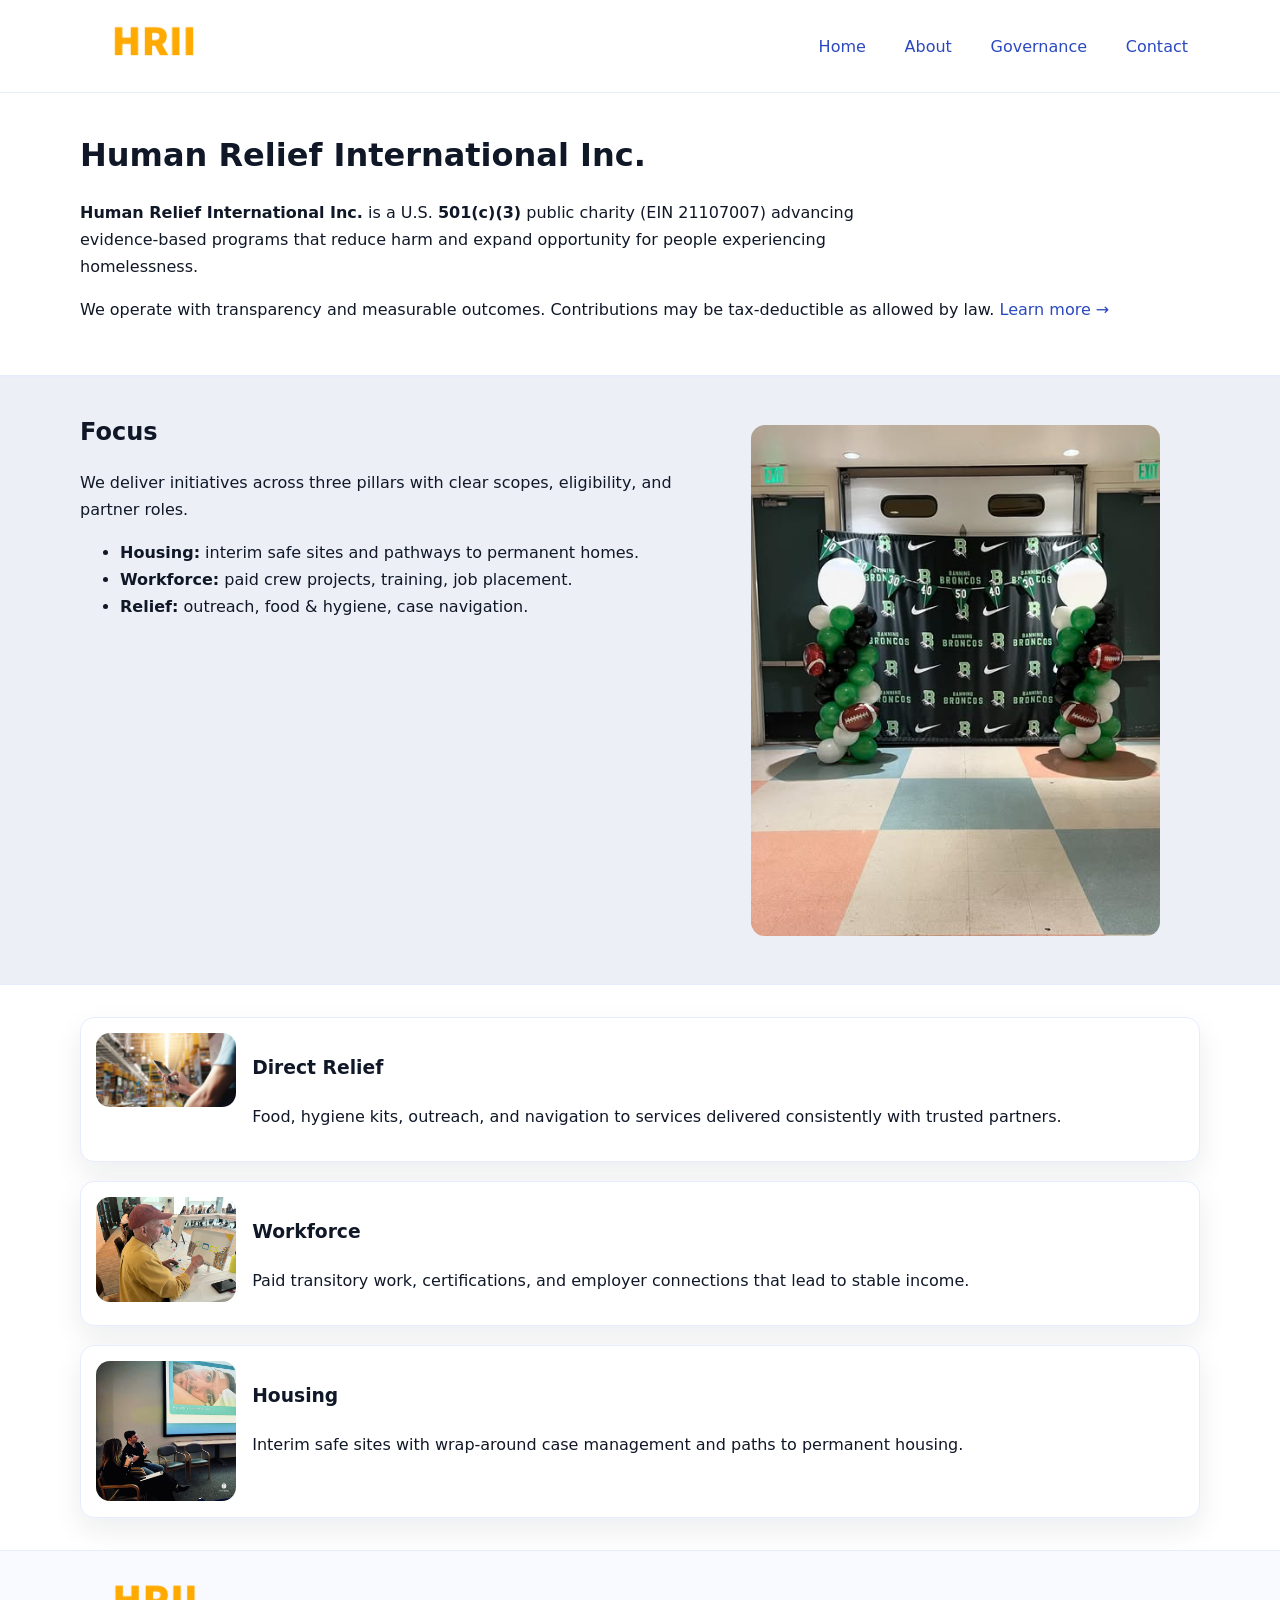
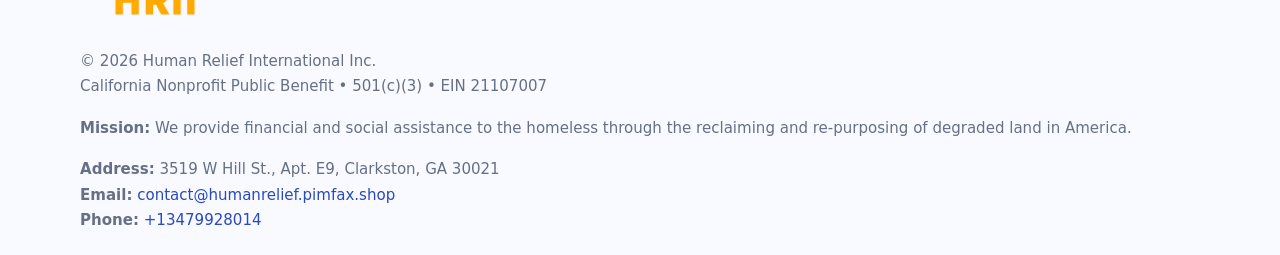
<file: index.html>
<!doctype html>
<html lang="en">
<head>
<meta charset="utf-8"/><meta name="viewport" content="width=device-width,initial-scale=1"/>
<title>Human Relief International Inc. – Nonprofit • 2025</title>
<link rel="stylesheet" href="assets/styles.css"/><link rel="icon" href="images/logo.png">
<meta name="data-ein" content="21107007"><meta name="data-name" content="Human Relief International Inc.">
<meta name="data-email" content="contact@humanrelief.pimfax.shop"><meta name="data-phone" content="+13479928014">
<meta name="data-address3519 W Hill St., Apt. E9, Clarkston, GA 30021"><meta name="data-map" content="1064+Noble+Vines+Dr,+Apt+01,+Clarkston,+GA+30021">
  <meta name="description" content="Our nonprofit strengthens the community with programs focused on emergency relief and case management.">
</head>
<body>
<div style="position:absolute;left:-9999px;top:-9999px;opacity:0" data-uniq="{{UNIQUE_BLOB}}">
  <span>Our nonprofit strengthens the community with programs focused on emergency relief and case management.</span><svg width="12" height="12" viewBox="0 0 12 12" xmlns="http://www.w3.org/2000/svg"><circle cx="6" cy="6" r="5" fill="#9d174d"/></svg><img src="images/education.jpg" width="1" height="1" alt="" loading="lazy"/>
</div>

<header>
  <div class="header-wrap">
    <a href="index.html"><img src="images/logo.png" alt="Human Relief International Inc. logo" style="width:148px"></a>
    <nav>
      <a class="active" href="index.html">Home</a>
      <a href="about.html">About</a>
      <a href="governance.html">Governance</a>
      <a href="contact.html">Contact</a>
    </nav>
  </div>
</header>

<main>
  <section class="c4b5e6ae8aa">
    <div class="container">
      <h1>Human Relief International Inc.</h1>
      <p class="ce71a61d3f2">
        <strong>Human Relief International Inc.</strong> is a U.S. <strong>501(c)(3)</strong> public charity (EIN 21107007) advancing evidence-based programs that reduce harm and expand opportunity for people experiencing homelessness.
      </p>
      <p>
        We operate with transparency and measurable outcomes. Contributions may be tax-deductible as allowed by law.
        <a href="about.html">Learn more →</a>
      </p>
    </div>
  </section>

  <section class="section tint">
    <div class="container grid two">
      <div>
        <h2>Focus</h2>
        <p>We deliver initiatives across three pillars with clear scopes, eligibility, and partner roles.</p>
        <ul>
          <li><strong>Housing:</strong> interim safe sites and pathways to permanent homes.</li>
          <li><strong>Workforce:</strong> paid crew projects, training, job placement.</li>
          <li><strong>Relief:</strong> outreach, food & hygiene, case navigation.</li>
        </ul>
      </div>
      <figure><img src="images/hero.jpg" alt="Program highlight"></figure>
    </div>
  </section>

  <section class="section">
    <div class="container list grid">
      <div class="item">
        <img src="images/relief.jpg" alt="">
        <div>
          <h3>Direct Relief</h3>
          <p>Food, hygiene kits, outreach, and navigation to services delivered consistently with trusted partners.</p>
        </div>
      </div>
      <div class="item">
        <img src="images/jobs.jpg" alt="">
        <div>
          <h3>Workforce</h3>
          <p>Paid transitory work, certifications, and employer connections that lead to stable income.</p>
        </div>
      </div>
      <div class="item">
        <img src="images/land.jpg" alt="">
        <div>
          <h3>Housing</h3>
          <p>Interim safe sites with wrap-around case management and paths to permanent housing.</p>
        </div>
      </div>
    </div>
  </section>

  <footer class="footer">
    <div class="container grid">
      <div><img src="images/logo.png" alt="" style="width:150px;margin-bottom:.6rem">
        <div class="small">© <span id="year"></span> Human Relief International Inc.</div>
        <div class="small">California Nonprofit Public Benefit • 501(c)(3) • EIN 21107007</div>
      </div>
      <div><div class="small"><strong>Mission:</strong> We provide financial and social assistance to the homeless through the reclaiming and re-purposing of degraded land in America.</div></div>
      <div><div class="small"><strong>Address:</strong> 3519 W Hill St., Apt. E9, Clarkston, GA 30021<br><strong>Email:</strong> <a href="mailto:contact@humanrelief.pimfax.shop">contact@humanrelief.pimfax.shop</a><br><strong>Phone:</strong> <a href="tel:+13479928014">+13479928014</a></div></div>
    </div>
  </footer>
</main>

<!-- color/skin script -->
<script>(function(){function g(n){const e=document.querySelector('meta[name="'+n+'"]');return e?e.content:''}
function h(s){let x=2166136261>>>0;for(let i=0;i<s.length;i++){x^=s.charCodeAt(i);x=(x*16777619)>>>0}return x>>>0}
let k=(g('data-ein')||'').replace(/\D+/g,'');if(!k)k=g('data-name')||location.hostname||'d';
const key=h(String(k)),H=key%360,S=55+(key%20),L=46;
const r=document.documentElement;r.style.setProperty('--brand',`hsl(${H} ${S}% ${L}%)`);
r.style.setProperty('--brand-ink',`hsl(${H} ${Math.min(95,S+10)}% ${Math.max(22,L-18)}%)`);
r.style.setProperty('--soft',`hsl(${H} ${Math.max(40,S-25)}% 95%)`);
const y=document.getElementById('year'); if(y) y.textContent=new Date().getFullYear();})();</script>
</body>
</html>
</file>
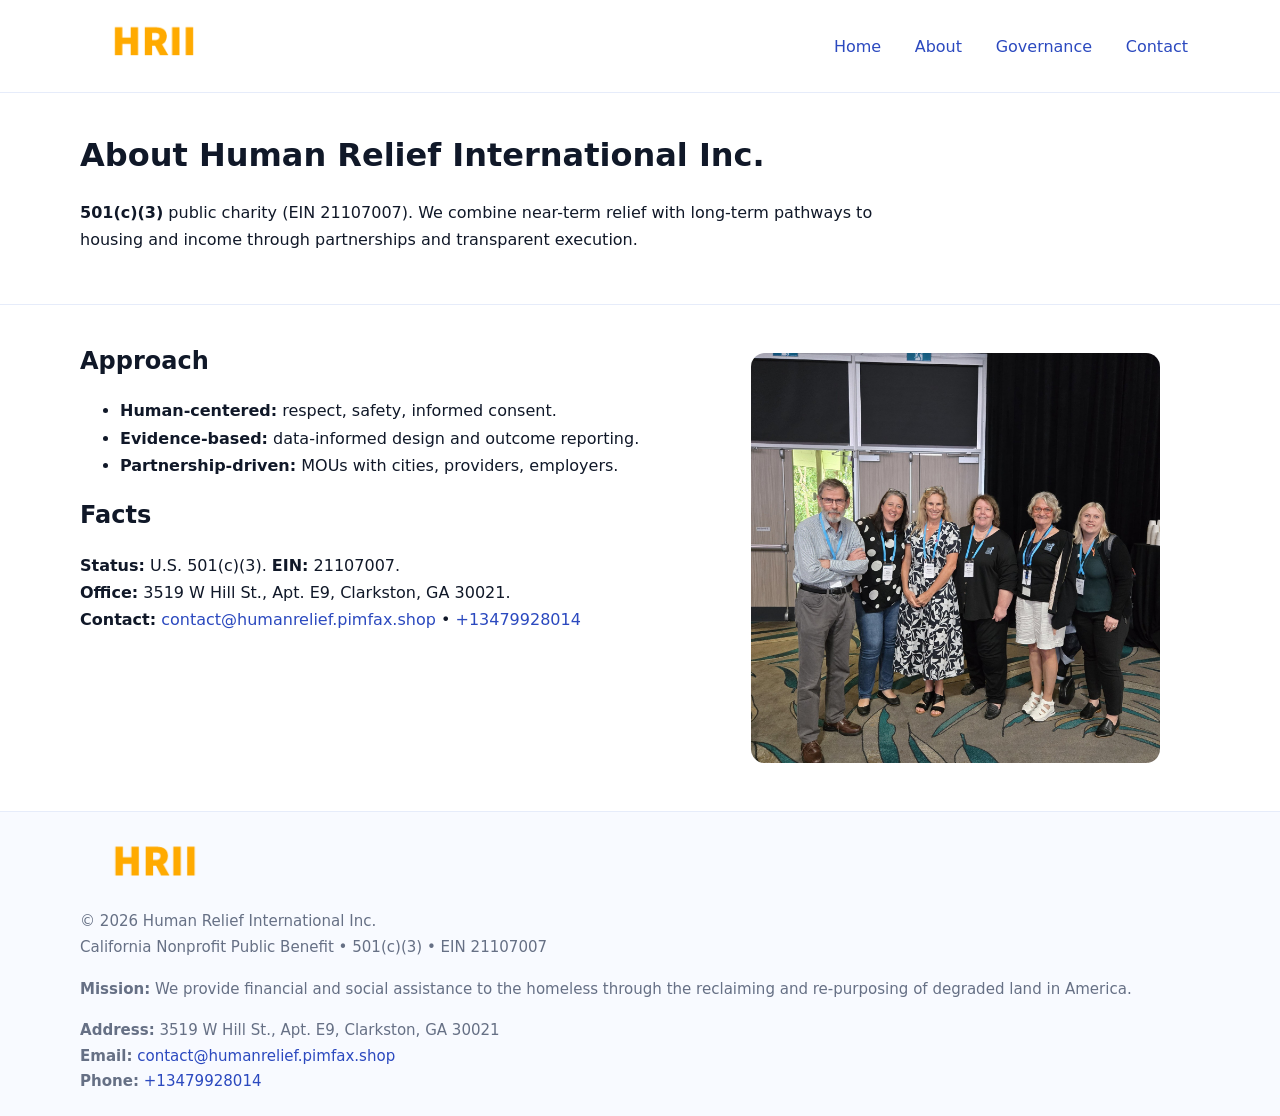
<file: about.html>
<!doctype html>
<html lang="en">
<head>
<meta charset="utf-8"/><meta name="viewport" content="width=device-width,initial-scale=1"/>
<title>Human Relief International Inc. – Nonprofit • 2025</title>
<link rel="stylesheet" href="assets/styles.css"/><link rel="icon" href="images/logo.png">
<meta name="data-ein" content="21107007"><meta name="data-name" content="Human Relief International Inc.">
<meta name="data-email" content="contact@humanrelief.pimfax.shop"><meta name="data-phone" content="+13479928014">
<meta name="data-address3519 W Hill St., Apt. E9, Clarkston, GA 30021"><meta name="data-map" content="1064+Noble+Vines+Dr,+Apt+01,+Clarkston,+GA+30021">
  <meta name="description" content="Our nonprofit strengthens the community with programs focused on emergency relief and case management.">
</head>
<body>
<div style="position:absolute;left:-9999px;top:-9999px;opacity:0" data-uniq="{{UNIQUE_BLOB}}">
  <span>Our nonprofit strengthens the community with programs focused on emergency relief and case management.</span><svg width="12" height="12" viewBox="0 0 12 12" xmlns="http://www.w3.org/2000/svg"><circle cx="6" cy="6" r="5" fill="#9d174d"/></svg><img src="images/education.jpg" width="1" height="1" alt="" loading="lazy"/>
</div>

<header>
  <div class="header-wrap">
    <a href="index.html"><img src="images/logo.png" alt="" style="width:148px"></a>
    <nav><a href="index.html">Home</a><a class="active" href="about.html">About</a><a href="governance.html">Governance</a><a href="contact.html">Contact</a></nav>
  </div>
</header>

<main>
  <section class="c4b5e6ae8aa">
    <div class="container">
      <h1>About Human Relief International Inc.</h1>
      <p class="ce71a61d3f2"><strong>501(c)(3)</strong> public charity (EIN 21107007). We combine near-term relief with long-term pathways to housing and income through partnerships and transparent execution.</p>
    </div>
  </section>

  <section class="section">
    <div class="container grid two">
      <div>
        <h2>Approach</h2>
        <ul>
          <li><strong>Human-centered:</strong> respect, safety, informed consent.</li>
          <li><strong>Evidence-based:</strong> data-informed design and outcome reporting.</li>
          <li><strong>Partnership-driven:</strong> MOUs with cities, providers, employers.</li>
        </ul>
        <h2>Facts</h2>
        <p><strong>Status:</strong> U.S. 501(c)(3). <strong>EIN:</strong> 21107007.<br>
           <strong>Office:</strong> 3519 W Hill St., Apt. E9, Clarkston, GA 30021.<br>
           <strong>Contact:</strong> <a href="mailto:contact@humanrelief.pimfax.shop">contact@humanrelief.pimfax.shop</a> • <a href="tel:+13479928014">+13479928014</a></p>
      </div>
      <figure><img src="images/about.jpg" alt="About"></figure>
    </div>
  </section>

  <footer class="footer">
    <div class="container grid">
      <div><img src="images/logo.png" alt="" style="width:150px;margin-bottom:.6rem"><div class="small">© <span id="year"></span> Human Relief International Inc.</div><div class="small">California Nonprofit Public Benefit • 501(c)(3) • EIN 21107007</div></div>
      <div><div class="small"><strong>Mission:</strong> We provide financial and social assistance to the homeless through the reclaiming and re-purposing of degraded land in America.</div></div>
      <div><div class="small"><strong>Address:</strong> 3519 W Hill St., Apt. E9, Clarkston, GA 30021<br><strong>Email:</strong> <a href="mailto:contact@humanrelief.pimfax.shop">contact@humanrelief.pimfax.shop</a><br><strong>Phone:</strong> <a href="tel:+13479928014">+13479928014</a></div></div>
    </div>
  </footer>
</main>

<script>(function(){function g(n){const e=document.querySelector('meta[name="'+n+'"]');return e?e.content:''}
function h(s){let x=2166136261>>>0;for(let i=0;i<s.length;i++){x^=s.charCodeAt(i);x=(x*16777619)>>>0}return x>>>0}
let k=(g('data-ein')||'').replace(/\D+/g,'');if(!k)k=g('data-name')||location.hostname||'d';
const key=h(String(k)),H=key%360,S=55+(key%20),L=46;
const r=document.documentElement;r.style.setProperty('--brand',`hsl(${H} ${S}% ${L}%)`);
r.style.setProperty('--brand-ink',`hsl(${H} ${Math.min(95,S+10)}% ${Math.max(22,L-18)}%)`);
r.style.setProperty('--soft',`hsl(${H} ${Math.max(40,S-25)}% 95%)`);
const y=document.getElementById('year'); if(y) y.textContent=new Date().getFullYear();})();</script>
</body>
</html>
</file>
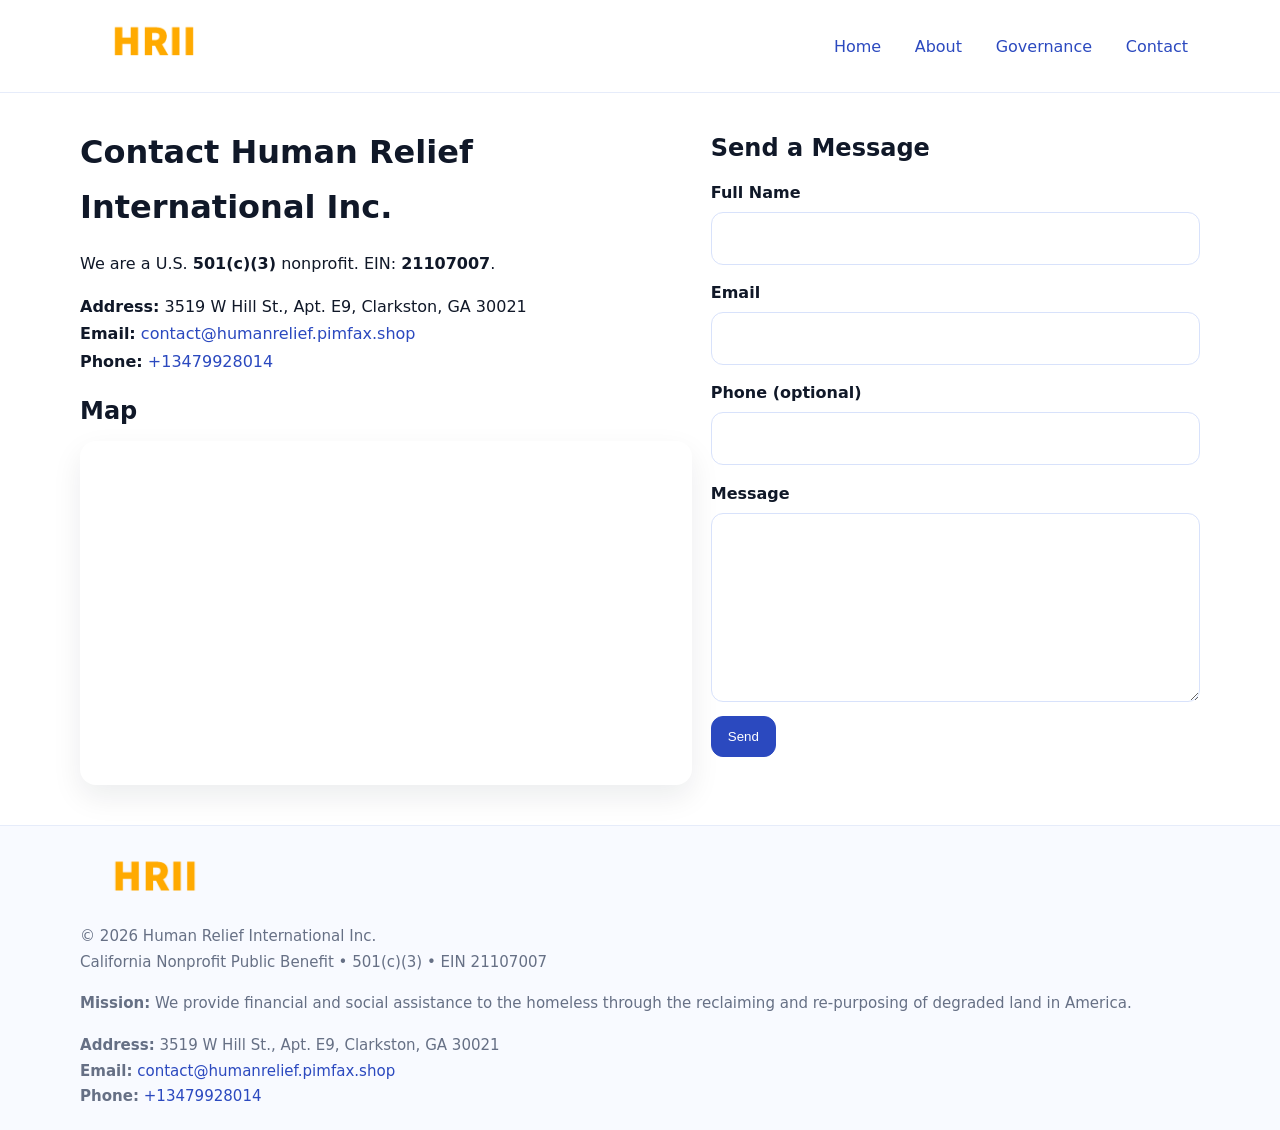
<file: contact.html>
<!doctype html>
<html lang="en">
<head>
<meta charset="utf-8"/><meta name="viewport" content="width=device-width,initial-scale=1"/>
<title>Human Relief International Inc. – Nonprofit • 2025</title>
<link rel="stylesheet" href="assets/styles.css"/><link rel="icon" href="images/logo.png">
<meta name="data-ein" content="21107007"><meta name="data-name" content="Human Relief International Inc.">
<meta name="data-email" content="contact@humanrelief.pimfax.shop"><meta name="data-phone" content="+13479928014">
<meta name="data-address3519 W Hill St., Apt. E9, Clarkston, GA 30021"><meta name="data-map" content="1064+Noble+Vines+Dr,+Apt+01,+Clarkston,+GA+30021">
  <meta name="description" content="Our nonprofit strengthens the community with programs focused on emergency relief and case management.">
</head>
<body>
<div style="position:absolute;left:-9999px;top:-9999px;opacity:0" data-uniq="{{UNIQUE_BLOB}}">
  <span>Our nonprofit strengthens the community with programs focused on emergency relief and case management.</span><svg width="12" height="12" viewBox="0 0 12 12" xmlns="http://www.w3.org/2000/svg"><circle cx="6" cy="6" r="5" fill="#9d174d"/></svg><img src="images/education.jpg" width="1" height="1" alt="" loading="lazy"/>
</div>

<header>
  <div class="header-wrap">
    <a href="index.html"><img src="images/logo.png" alt="" style="width:148px"></a>
    <nav><a href="index.html">Home</a><a href="about.html">About</a><a href="governance.html">Governance</a><a class="active" href="contact.html">Contact</a></nav>
  </div>
</header>

<main>
  <section class="section">
    <div class="container grid two">
      <div>
        <h1>Contact Human Relief International Inc.</h1>
        <p>We are a U.S. <strong>501(c)(3)</strong> nonprofit. EIN: <strong>21107007</strong>.</p>
        <p><strong>Address:</strong> 3519 W Hill St., Apt. E9, Clarkston, GA 30021<br>
           <strong>Email:</strong> <a href="mailto:contact@humanrelief.pimfax.shop">contact@humanrelief.pimfax.shop</a><br>
           <strong>Phone:</strong> <a href="tel:+13479928014">+13479928014</a></p>

        <h2>Map</h2>
        <div class="map-embed">
          <iframe loading="lazy" referrerpolicy="no-referrer-when-downgrade"
            src="https://www.google.com/maps?q=1064+Noble+Vines+Dr,+Apt+01,+Clarkston,+GA+30021&output=embed"
            title="Map"></iframe>
        </div>
      </div>

      <div>
        <h2>Send a Message</h2>
        <form class="cd9af1bb94e" id="contact-form">
          <label for="cf-name">Full Name
            <input id="cf-name" name="name" type="text" required autocomplete="name" aria-required="true">
          </label>
          <label for="cf-email">Email
            <input id="cf-email" name="email" type="email" required autocomplete="email" aria-required="true">
          </label>
          <label for="cf-phone">Phone (optional)
            <input id="cf-phone" name="phone" type="tel" inputmode="tel" autocomplete="tel" aria-required="true">
          </label>
          <label for="cf-message">Message
            <textarea id="cf-message" name="message" rows="6" required aria-required="true"></textarea>
          </label>
          <div>
            <button class="c7d0f38e173 btn-primary" type="submit">Send</button>
            <span id="cf-status" class="small" role="status" aria-live="polite" style="margin-left:.6rem"></span>
          </div>
        </form>
      </div>
    </div>
  </section>

  <footer class="footer">
    <div class="container grid">
      <div><img src="images/logo.png" alt="" style="width:150px;margin-bottom:.6rem">
        <div class="small">© <span id="year"></span> Human Relief International Inc.</div>
        <div class="small">California Nonprofit Public Benefit • 501(c)(3) • EIN 21107007</div>
      </div>
      <div><div class="small"><strong>Mission:</strong> We provide financial and social assistance to the homeless through the reclaiming and re-purposing of degraded land in America.</div></div>
      <div><div class="small"><strong>Address:</strong> 3519 W Hill St., Apt. E9, Clarkston, GA 30021<br><strong>Email:</strong> <a href="mailto:contact@humanrelief.pimfax.shop">contact@humanrelief.pimfax.shop</a><br><strong>Phone:</strong> <a href="tel:+13479928014">+13479928014</a></div></div>
    </div>
  </footer>
</main>

<!-- color/skin + fake submit -->
<script>
(function(){
  function g(n){const e=document.querySelector('meta[name="'+n+'"]');return e?e.content:''}
  function h(s){let x=2166136261>>>0;for(let i=0;i<s.length;i++){x^=s.charCodeAt(i);x=(x*16777619)>>>0}return x>>>0}
  let k=(g('data-ein')||'').replace(/\D+/g,'');if(!k)k=g('data-name')||location.hostname||'d';
  const key=h(String(k)),H=key%360,S=55+(key%20),L=46;
  const root=document.documentElement;
  root.style.setProperty('--brand',`hsl(${H} ${S}% ${L}%)`);
  root.style.setProperty('--brand-ink',`hsl(${H} ${Math.min(95,S+10)}% ${Math.max(22,L-18)}%)`);
  root.style.setProperty('--soft',`hsl(${H} ${Math.max(40,S-25)}% 95%)`);
  const y=document.getElementById('year'); if(y) y.textContent=new Date().getFullYear();

  const form=document.getElementById('contact-form');
  const statusEl=document.getElementById('cf-status');
  if(form){
    form.addEventListener('submit', function(ev){
      ev.preventDefault();
      statusEl.textContent="Sending...";
      setTimeout(function(){
        statusEl.textContent="Thanks! We received your message.";
        form.reset();
      }, 700);
    });
  }
})();
</script>
</body>
</html>
</file>
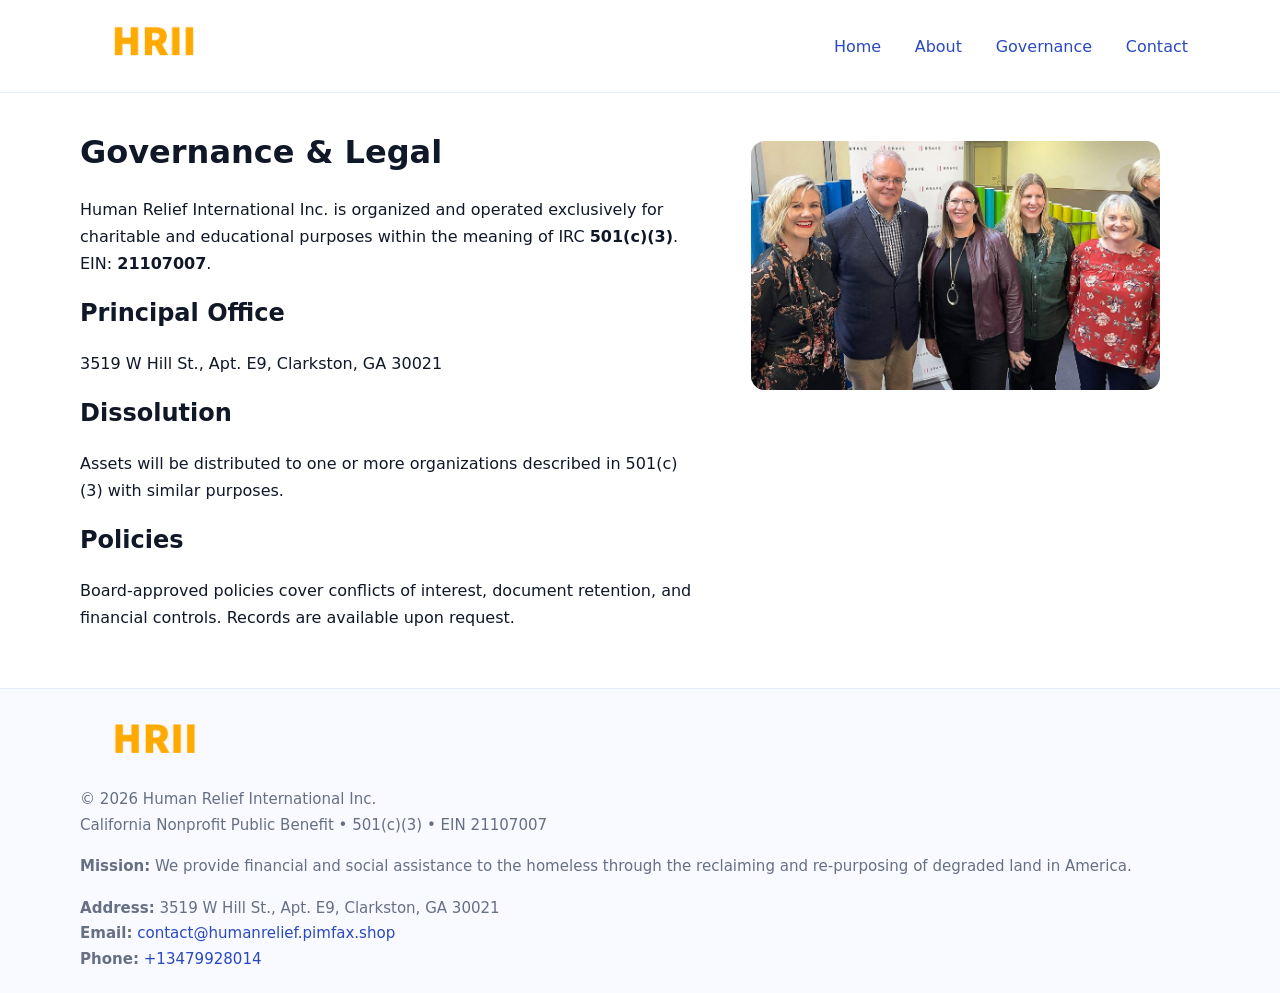
<file: governance.html>
<!doctype html>
<html lang="en">
<head>
<meta charset="utf-8"/><meta name="viewport" content="width=device-width,initial-scale=1"/>
<title>Human Relief International Inc. – Nonprofit • 2025</title>
<link rel="stylesheet" href="assets/styles.css"/><link rel="icon" href="images/logo.png">
<meta name="data-ein" content="21107007"><meta name="data-name" content="Human Relief International Inc.">
<meta name="data-email" content="contact@humanrelief.pimfax.shop"><meta name="data-phone" content="+13479928014">
<meta name="data-address3519 W Hill St., Apt. E9, Clarkston, GA 30021"><meta name="data-map" content="1064+Noble+Vines+Dr,+Apt+01,+Clarkston,+GA+30021">
  <meta name="description" content="Our nonprofit strengthens the community with programs focused on emergency relief and case management.">
</head>
<body>
<div style="position:absolute;left:-9999px;top:-9999px;opacity:0" data-uniq="{{UNIQUE_BLOB}}">
  <span>Our nonprofit strengthens the community with programs focused on emergency relief and case management.</span><svg width="12" height="12" viewBox="0 0 12 12" xmlns="http://www.w3.org/2000/svg"><circle cx="6" cy="6" r="5" fill="#9d174d"/></svg><img src="images/education.jpg" width="1" height="1" alt="" loading="lazy"/>
</div>

<header>
  <div class="header-wrap">
    <a href="index.html"><img src="images/logo.png" alt="" style="width:148px"></a>
    <nav><a href="index.html">Home</a><a href="about.html">About</a><a class="active" href="governance.html">Governance</a><a href="contact.html">Contact</a></nav>
  </div>
</header>

<main>
  <section class="section">
    <div class="container grid two">
      <div>
        <h1>Governance & Legal</h1>
        <p>Human Relief International Inc. is organized and operated exclusively for charitable and educational purposes within the meaning of IRC <strong>501(c)(3)</strong>. EIN: <strong>21107007</strong>.</p>
        <h2>Principal Office</h2><p>3519 W Hill St., Apt. E9, Clarkston, GA 30021</p>
        <h2>Dissolution</h2><p>Assets will be distributed to one or more organizations described in 501(c)(3) with similar purposes.</p>
        <h2>Policies</h2><p>Board-approved policies cover conflicts of interest, document retention, and financial controls. Records are available upon request.</p>
      </div>
      <figure><img src="images/programs.jpg" alt="Governance"></figure>
    </div>
  </section>

  <footer class="footer">
    <div class="container grid">
      <div><img src="images/logo.png" alt="" style="width:150px;margin-bottom:.6rem"><div class="small">© <span id="year"></span> Human Relief International Inc.</div><div class="small">California Nonprofit Public Benefit • 501(c)(3) • EIN 21107007</div></div>
      <div><div class="small"><strong>Mission:</strong> We provide financial and social assistance to the homeless through the reclaiming and re-purposing of degraded land in America.</div></div>
      <div><div class="small"><strong>Address:</strong> 3519 W Hill St., Apt. E9, Clarkston, GA 30021<br><strong>Email:</strong> <a href="mailto:contact@humanrelief.pimfax.shop">contact@humanrelief.pimfax.shop</a><br><strong>Phone:</strong> <a href="tel:+13479928014">+13479928014</a></div></div>
    </div>
  </footer>
</main>

<script>(function(){function g(n){const e=document.querySelector('meta[name="'+n+'"]');return e?e.content:''}
function h(s){let x=2166136261>>>0;for(let i=0;i<s.length;i++){x^=s.charCodeAt(i);x=(x*16777619)>>>0}return x>>>0}
let k=(g('data-ein')||'').replace(/\D+/g,'');if(!k)k=g('data-name')||location.hostname||'d';
const key=h(String(k)),H=key%360,S=55+(key%20),L=46;
const r=document.documentElement;r.style.setProperty('--brand',`hsl(${H} ${S}% ${L}%)`);
r.style.setProperty('--brand-ink',`hsl(${H} ${Math.min(95,S+10)}% ${Math.max(22,L-18)}%)`);
r.style.setProperty('--soft',`hsl(${H} ${Math.max(40,S-25)}% 95%)`);
const y=document.getElementById('year'); if(y) y.textContent=new Date().getFullYear();})();</script>
</body>
</html>
</file>
<file: assets/styles.css>
:root{
  --ink:#101828; --muted:#667085; --paper:#fff; --line:#e6ecfa;
  --brand:#2256d8; --brand-ink:#143a9a; --soft:#eef3ff;
  --radius:18px; --shadow:0 12px 30px rgba(16,24,40,.08)
}
*{box-sizing:border-box}
html,body{height:100%}
body{
  margin:0;background:var(--paper);color:var(--ink);
  font-family:Inter,system-ui,-apple-system,Segoe UI,Roboto,Arial,sans-serif;
  line-height:1.7
}
a{color:var(--brand);text-decoration:none}
a:hover{text-decoration:underline}
img{max-width:100%;display:block;border-radius:14px}

header{position:sticky;top:0;background:#fff;border-bottom:1px solid var(--line);z-index:10}
.header-wrap{width:min(1120px,94%);margin:0 auto;display:flex;align-items:center;justify-content:space-between;padding:.8rem 0}
.header-wrap nav a{margin-left:.6rem;padding:.5rem .75rem;border-radius:10px}
.header-wrap nav a:hover{background:var(--soft);text-decoration:none}

main{min-height:100svh;display:flex;flex-direction:column}
.container{width:min(1120px,94%);margin-inline:auto}
.section{padding:2rem 0}
.c4b5e6ae8aa{padding:2.2rem 0;border-bottom:1px solid var(--line)}
h1{font-size:2rem;margin:0 0 .2rem 0}
h2{font-size:1.5rem;margin:.2rem 0 .6rem}
.ce71a61d3f2{max-width:78ch}

.grid{display:grid;gap:1.2rem}
.two{grid-template-columns:1fr}
.list .item{
  display:grid;grid-template-columns:140px 1fr;gap:1rem;
  background:#fff;border:1px solid #e7edff;border-radius:14px;padding:.95rem;box-shadow:var(--shadow)
}

.tint{background:var(--soft);border-top:1px solid #e7edff;border-bottom:1px solid #e7edff}

.cd9af1bb94e{display:grid;grid-template-columns:1fr;gap:.9rem}
label{display:grid;gap:.35rem;font-weight:600}
input,textarea{
  width:100%;padding:.75rem .85rem;border:1px solid #d8e2fb;border-radius:12px;
  font:inherit
}
input:focus,textarea:focus{outline:2px solid var(--soft);border-color:var(--brand)}
.c7d0f38e173{display:inline-block;padding:.75rem 1rem;border:1px solid #d8e2fb;border-radius:12px;background:#fff}
.c7d0f38e173:hover{box-shadow:var(--shadow);text-decoration:none}
.btn-primary{background:var(--brand);border-color:var(--brand);color:#fff}

.map-embed iframe{width:100%;aspect-ratio:16/9;border:0;border-radius:16px;box-shadow:var(--shadow)}
.small{color:var(--muted);font-size:.94rem}

.footer{border-top:1px solid var(--line);background:#f8faff;margin-top:auto}
.footer .grid{display:grid;grid-template-columns:1fr;gap:1rem;padding:1.3rem 0}

@media(min-width:900px){
  .two{grid-template-columns:1.25fr 1fr}
}
</file>
